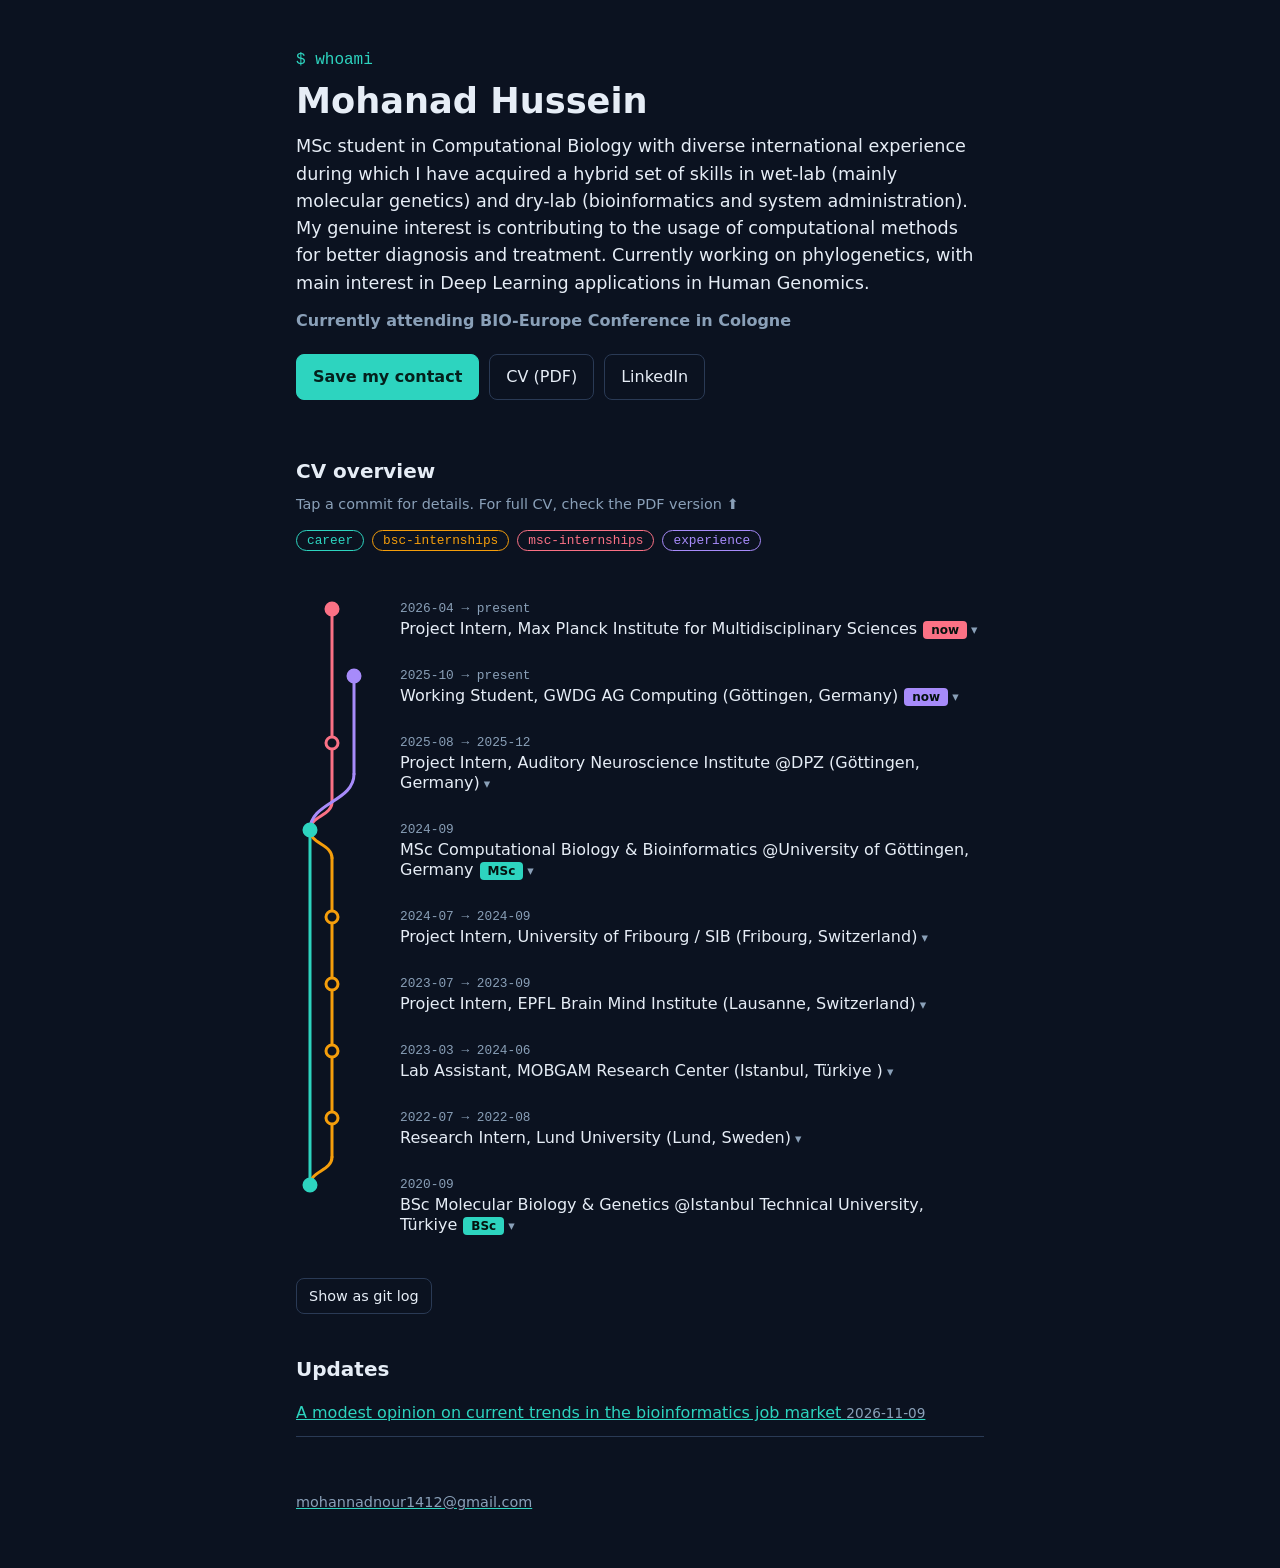
<file: index.html>
<!doctype html>
<html lang="en">
<head>
  <meta charset="utf-8">
  <meta name="viewport" content="width=device-width, initial-scale=1">
  <title>Mohanad Hussein</title>
  <meta name="description" content="CV, contact details, blog and more.">
  <link rel="stylesheet" href="style.css">
</head>
<body>

<header class="hero">
  <p class="kicker">$ whoami</p>
  <h1>Mohanad Hussein</h1>
  <p class="lead">MSc student in Computational Biology with diverse international experience during which I have acquired a hybrid set of skills in wet-lab (mainly molecular genetics) and dry-lab (bioinformatics and system administration). My genuine interest is contributing to the usage of computational methods for better diagnosis and treatment. Currently working on phylogenetics, with main interest in Deep Learning applications in Human Genomics.</p>
  <p class="seek"><strong>Currently attending BIO-Europe Conference in Cologne</strong></p>
  <div class="actions">
    <a class="btn primary" href="contact.vcf?v=3">Save my contact</a>
    <a class="btn" href="cv.pdf">CV (PDF)</a>
    <a class="btn" href="https://www.linkedin.com/in/mohanad-hussein/">LinkedIn</a>
  </div>
</header>

<main>
  <section id="cv">
    <h2> CV overview</h2>
    <p class="hint">Tap a commit for details. For full CV, check the PDF version ⬆️</p>
    <div id="legend"></div>
    <div id="log"></div>
    <pre id="raw" hidden></pre>
    <button id="toggle" class="btn small">Show as git log</button>
  </section>

  <section id="blog">
    <h2>Updates</h2>
    <ul class="posts">
      <li>
        <a href="blog/first-post.html">A modest opinion on current trends in the bioinformatics job market
        <time>2026-11-09</time>
      </li>
    </ul>
  </section>
</main>

<footer>
  <p>mohannadnour1412@gmail.com</p>
</footer>

<script src="cv.js"></script>
</body>
</html>
</file>
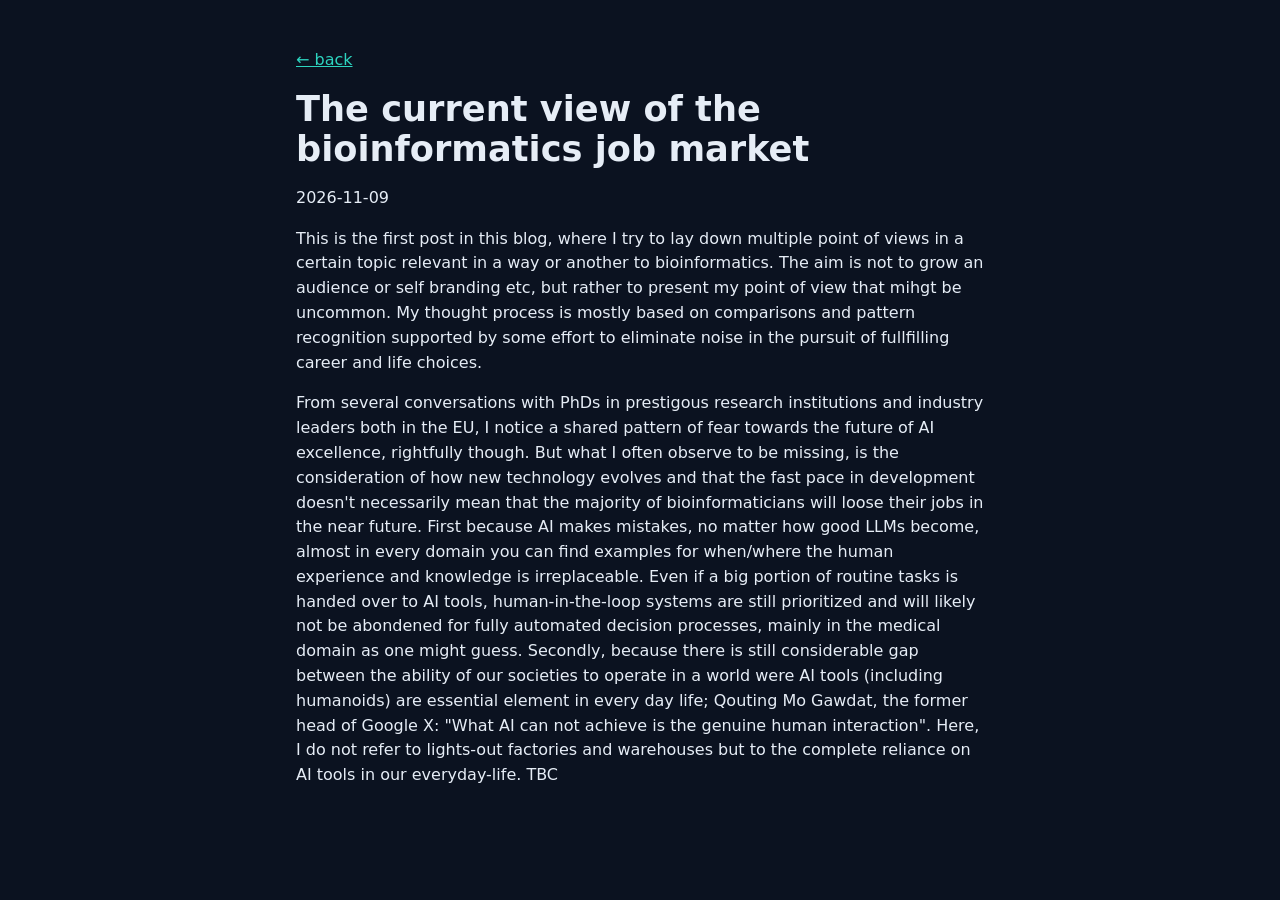
<file: blog/first-post.html>
<!doctype html>
<html lang="en">
<head>
  <meta charset="utf-8">
  <meta name="viewport" content="width=device-width, initial-scale=1">
  <title>The current view of the bioinformatics job market</title>
  <link rel="stylesheet" href="../style.css">
</head>
<body>
  <article class="post">
    <p><a href="../index.html">← back</a></p>
    <h1>The current view of the bioinformatics job market</h1>
    <p><time>2026-11-09</time></p>
    <p>This is the first post in this blog, where I try to lay down multiple point of views in a certain topic relevant in a way or another to bioinformatics. The aim is not to grow an audience or self branding etc, but rather to present my point of view that mihgt be uncommon. My thought process is mostly based on comparisons and pattern recognition supported by some effort to eliminate noise in the pursuit of fullfilling career and life choices.</p>
    <p>From several conversations with PhDs in prestigous research institutions and industry leaders both in the EU, I notice a shared pattern of fear towards the future of AI excellence, rightfully though. But what I often observe to be missing, is the consideration of how new technology evolves and that the fast pace in development doesn't necessarily mean that the majority of bioinformaticians will loose their jobs in the near future. First because AI makes mistakes, no matter how good LLMs become, almost in every domain you can find examples for when/where the human experience and knowledge is irreplaceable. Even if a big portion of routine tasks is handed over to AI tools, human-in-the-loop systems are still prioritized and will likely not be abondened for fully automated decision processes, mainly in the medical domain as one might guess. Secondly, because there is still considerable gap between the ability of our societies to operate in a world were AI tools (including humanoids) are essential element in every day life; Qouting Mo Gawdat, the former head of Google X: "What AI can not achieve is the genuine human interaction". Here, I do not refer to lights-out factories and warehouses but to the complete reliance on AI tools in our everyday-life. TBC</p>
  </article>
</body>
</html>
</file>
<file: style.css>
:root {
  --bg: #0b1220;
  --fg: #e6edf6;
  --muted: #8aa0b8;
  --accent: #2dd4bf;
  --line: #2a3a55;
}
* { box-sizing: border-box; }
html { -webkit-text-size-adjust: 100%; }
body {
  margin: 0;
  background: var(--bg);
  color: var(--fg);
  font: 16px/1.55 system-ui, -apple-system, "Segoe UI", Roboto, sans-serif;
}
a { color: var(--accent); }
.hero, main, footer { max-width: 720px; margin: 0 auto; padding-left: 16px; padding-right: 16px; }
.hero { padding-top: 48px; padding-bottom: 16px; }
.kicker { font-family: ui-monospace, Menlo, Consolas, monospace; color: var(--accent); margin: 0 0 8px; }
h1 { font-size: 2.2rem; line-height: 1.15; margin: 0 0 12px; }
h2 { font-size: 1.25rem; margin: 40px 0 6px; }
.lead { font-size: 1.1rem; margin: 0 0 12px; }
.seek { color: var(--muted); margin: 0 0 20px; }
.hint { color: var(--muted); font-size: .9rem; margin: 0 0 14px; }

.actions { display: flex; flex-wrap: wrap; gap: 10px; }
.btn {
  display: inline-block; padding: 10px 16px; border: 1px solid var(--line);
  border-radius: 8px; color: var(--fg); background: transparent;
  text-decoration: none; font: inherit; cursor: pointer;
}
.btn.primary { background: var(--accent); border-color: var(--accent); color: #04201c; font-weight: 600; }
.btn.small { padding: 6px 12px; font-size: .9rem; margin-top: 16px; }

/* legend */
#legend { display: flex; flex-wrap: wrap; gap: 8px; margin-bottom: 8px; }
.chip {
  font: .8rem ui-monospace, Menlo, Consolas, monospace;
  padding: 2px 10px; border-radius: 999px; border: 1px solid var(--c); color: var(--c);
}

/* git graph */
#log { position: relative; padding: 30px 0 10px; }
#lines { position: absolute; top: 0; left: 0; pointer-events: none; }
.commit {
  padding: 10px 0 16px calc(var(--gw) + 10px);
  min-height: 56px;
}
.commit.has-detail { cursor: pointer; }
.head { line-height: 20px; }
.head time {
  display: block; color: var(--muted);
  font: .8rem/20px ui-monospace, Menlo, Consolas, monospace;
}
.msg { display: block; }
.tag {
  display: inline-block; margin-left: 6px; padding: 0 8px; border-radius: 4px;
  background: var(--c); color: #04120f; font-size: .75rem; font-weight: 600; line-height: 18px;
}
.detail { display: none; margin: 6px 0 0 0; color: var(--muted); font-size: .92rem; }
.commit.open .detail { display: block; }
.commit.has-detail .msg::after { content: " ▾"; color: var(--muted); font-size: .8rem; }
.commit.open .msg::after { content: " ▴"; }

/* raw git log view */
#raw {
  background: #070c16; border: 1px solid var(--line); border-radius: 8px;
  padding: 12px; overflow-x: auto; font-size: .8rem; line-height: 1.6;
}

/* blog */
.posts { list-style: none; padding: 0; margin: 0; }
.posts li { padding: 10px 0; border-bottom: 1px solid var(--line); display: flex; justify-content: space-between; gap: 12px; }
.posts time { color: var(--muted); font-size: .85rem; white-space: nowrap; }
.post { max-width: 720px; margin: 0 auto; padding: 32px 16px; }
footer { color: var(--muted); padding-top: 40px; padding-bottom: 40px; font-size: .9rem; }
</file>
